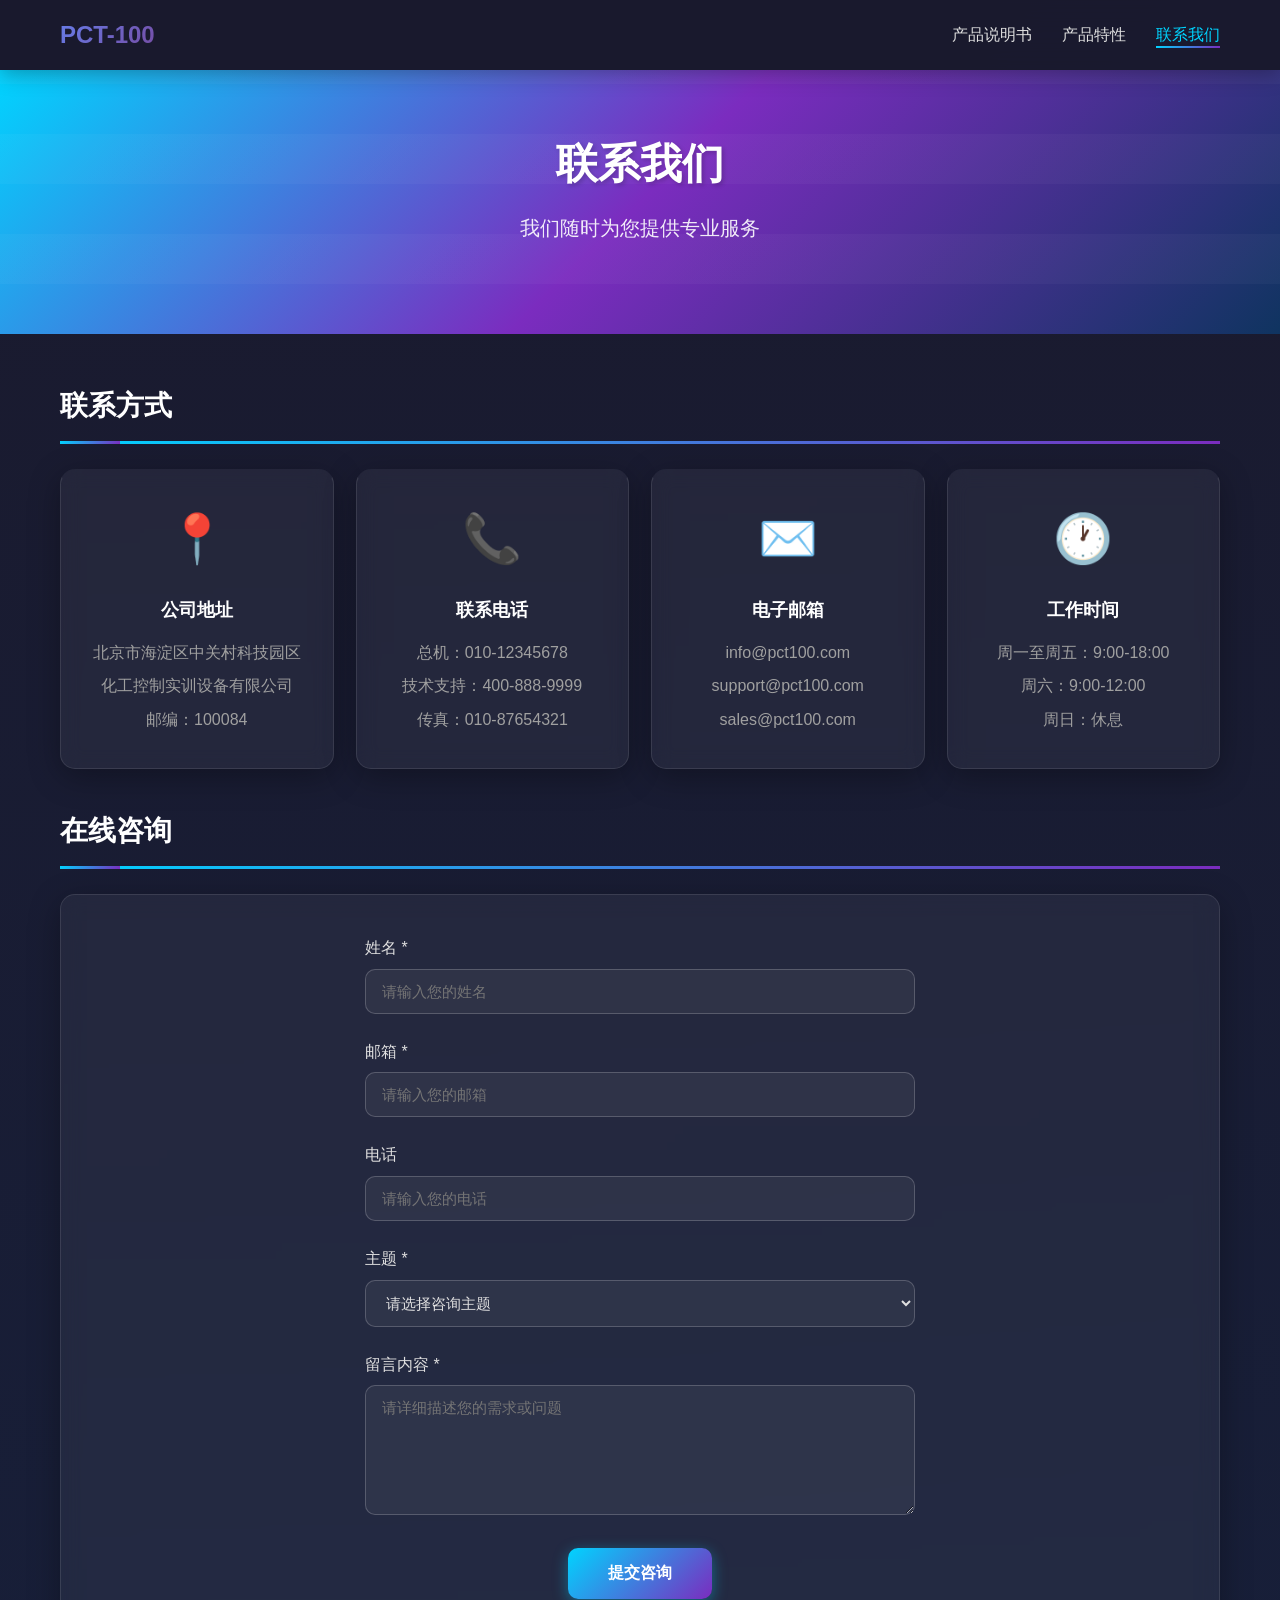
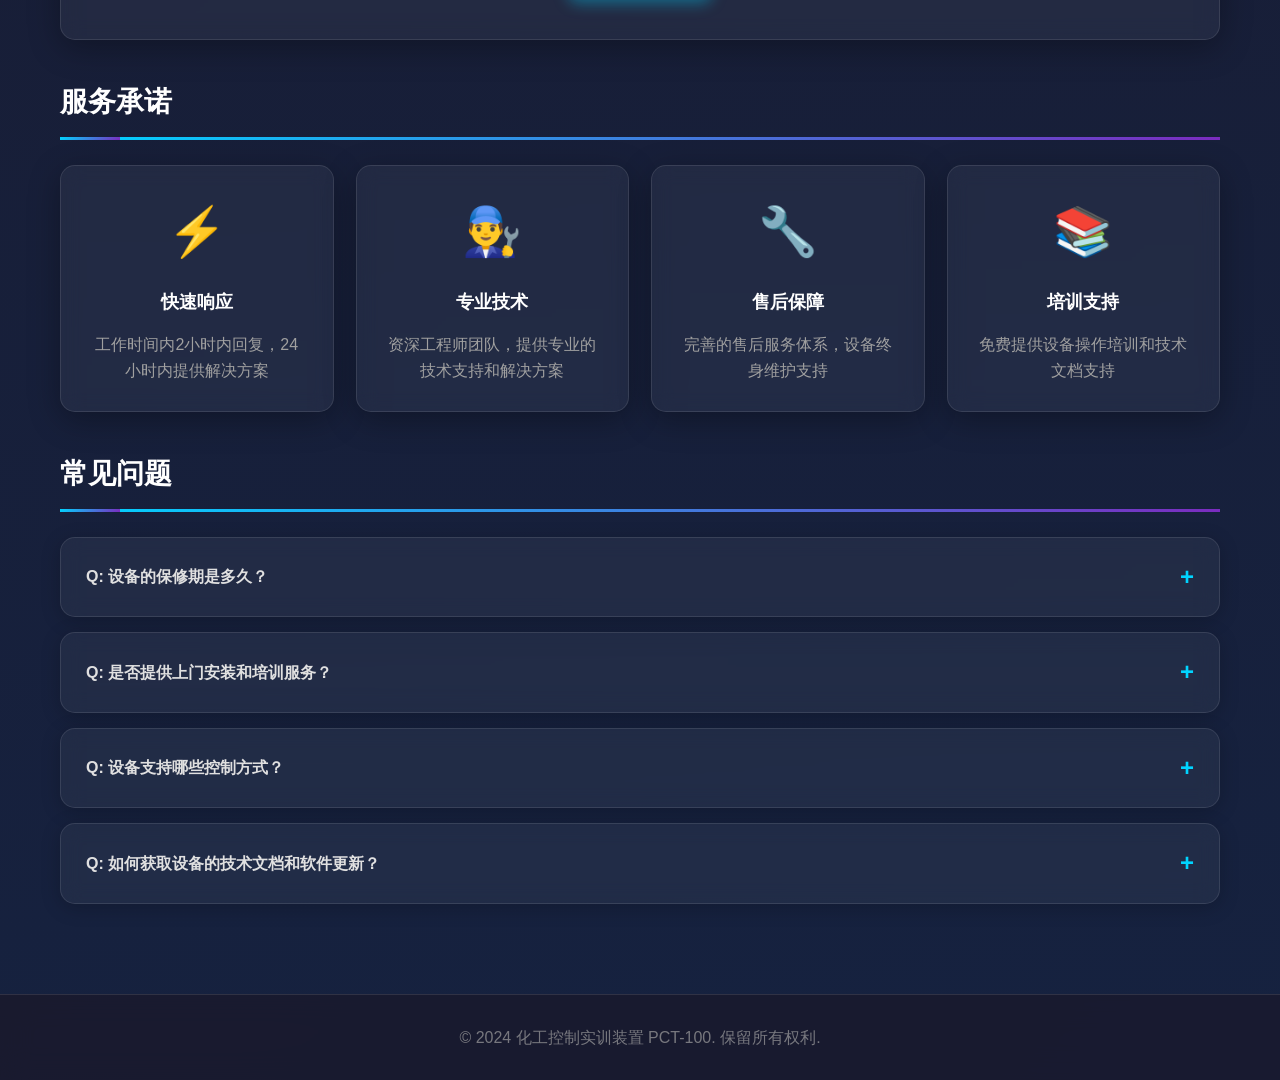
<file: contact.html>
<!DOCTYPE html>
<html lang="zh-CN">
<head>
    <meta charset="UTF-8">
    <meta name="viewport" content="width=device-width, initial-scale=1.0">
    <title>联系我们 - 化工控制实训装置</title>
    <link rel="stylesheet" href="styles.css">
</head>
<body>
    <nav class="navbar">
        <div class="nav-container">
            <div class="nav-logo">PCT-100</div>
            <ul class="nav-menu">
                <li><a href="index.html" class="nav-link">产品说明书</a></li>
                <li><a href="features.html" class="nav-link">产品特性</a></li>
                <li><a href="contact.html" class="nav-link active">联系我们</a></li>
            </ul>
        </div>
    </nav>

    <main class="main-content">
        <section class="hero-section">
            <div class="container">
                <h1 class="page-title">联系我们</h1>
                <p class="page-subtitle">我们随时为您提供专业服务</p>
            </div>
        </section>

        <section class="content-section">
            <div class="container">
                <h2 class="section-title">联系方式</h2>
                
                <div class="contact-grid">
                    <div class="contact-info-card">
                        <div class="contact-icon">📍</div>
                        <h3>公司地址</h3>
                        <p>北京市海淀区中关村科技园区</p>
                        <p>化工控制实训设备有限公司</p>
                        <p>邮编：100084</p>
                    </div>

                    <div class="contact-info-card">
                        <div class="contact-icon">📞</div>
                        <h3>联系电话</h3>
                        <p>总机：010-12345678</p>
                        <p>技术支持：400-888-9999</p>
                        <p>传真：010-87654321</p>
                    </div>

                    <div class="contact-info-card">
                        <div class="contact-icon">✉️</div>
                        <h3>电子邮箱</h3>
                        <p>info@pct100.com</p>
                        <p>support@pct100.com</p>
                        <p>sales@pct100.com</p>
                    </div>

                    <div class="contact-info-card">
                        <div class="contact-icon">🕐</div>
                        <h3>工作时间</h3>
                        <p>周一至周五：9:00-18:00</p>
                        <p>周六：9:00-12:00</p>
                        <p>周日：休息</p>
                    </div>
                </div>

                <h2 class="section-title">在线咨询</h2>
                <div class="contact-form-section">
                    <form class="contact-form" id="contactForm">
                        <div class="form-group">
                            <label for="name">姓名 *</label>
                            <input type="text" id="name" name="name" required placeholder="请输入您的姓名">
                        </div>

                        <div class="form-group">
                            <label for="email">邮箱 *</label>
                            <input type="email" id="email" name="email" required placeholder="请输入您的邮箱">
                        </div>

                        <div class="form-group">
                            <label for="phone">电话</label>
                            <input type="tel" id="phone" name="phone" placeholder="请输入您的电话">
                        </div>

                        <div class="form-group">
                            <label for="subject">主题 *</label>
                            <select id="subject" name="subject" required>
                                <option value="">请选择咨询主题</option>
                                <option value="product">产品咨询</option>
                                <option value="technical">技术支持</option>
                                <option value="price">价格咨询</option>
                                <option value="cooperation">合作洽谈</option>
                                <option value="other">其他问题</option>
                            </select>
                        </div>

                        <div class="form-group">
                            <label for="message">留言内容 *</label>
                            <textarea id="message" name="message" rows="6" required placeholder="请详细描述您的需求或问题"></textarea>
                        </div>

                        <div class="form-submit">
                            <button type="submit" class="submit-btn">提交咨询</button>
                        </div>
                    </form>
                </div>

                <h2 class="section-title">服务承诺</h2>
                <div class="service-promises">
                    <div class="promise-item">
                        <div class="promise-icon">⚡</div>
                        <h3>快速响应</h3>
                        <p>工作时间内2小时内回复，24小时内提供解决方案</p>
                    </div>

                    <div class="promise-item">
                        <div class="promise-icon">👨‍🔧</div>
                        <h3>专业技术</h3>
                        <p>资深工程师团队，提供专业的技术支持和解决方案</p>
                    </div>

                    <div class="promise-item">
                        <div class="promise-icon">🔧</div>
                        <h3>售后保障</h3>
                        <p>完善的售后服务体系，设备终身维护支持</p>
                    </div>

                    <div class="promise-item">
                        <div class="promise-icon">📚</div>
                        <h3>培训支持</h3>
                        <p>免费提供设备操作培训和技术文档支持</p>
                    </div>
                </div>

                <h2 class="section-title">常见问题</h2>
                <div class="faq-section">
                    <div class="faq-item">
                        <div class="faq-question">
                            <h3>Q: 设备的保修期是多久？</h3>
                            <span class="faq-toggle">+</span>
                        </div>
                        <div class="faq-answer">
                            <p>A: 我们提供2年的免费保修服务，保修期内免费更换故障部件。保修期外，我们提供终身维护服务，仅收取成本费用。</p>
                        </div>
                    </div>

                    <div class="faq-item">
                        <div class="faq-question">
                            <h3>Q: 是否提供上门安装和培训服务？</h3>
                            <span class="faq-toggle">+</span>
                        </div>
                        <div class="faq-answer">
                            <p>A: 是的，我们提供免费的上门安装调试服务，并对使用人员进行全面的操作培训，确保用户能够熟练使用设备。</p>
                        </div>
                    </div>

                    <div class="faq-item">
                        <div class="faq-question">
                            <h3>Q: 设备支持哪些控制方式？</h3>
                            <span class="faq-toggle">+</span>
                        </div>
                        <div class="faq-answer">
                            <p>A: 设备支持手动控制、自动控制、远程控制等多种方式，并支持PID控制、模糊控制等多种控制算法。</p>
                        </div>
                    </div>

                    <div class="faq-item">
                        <div class="faq-question">
                            <h3>Q: 如何获取设备的技术文档和软件更新？</h3>
                            <span class="faq-toggle">+</span>
                        </div>
                        <div class="faq-answer">
                            <p>A: 我们会定期在官网发布技术文档和软件更新，您也可以联系我们的技术支持团队获取最新版本的文档和软件。</p>
                        </div>
                    </div>
                </div>
            </div>
        </section>
    </main>

    <footer class="footer">
        <div class="container">
            <p>&copy; 2024 化工控制实训装置 PCT-100. 保留所有权利.</p>
        </div>
    </footer>

    <script>
        document.getElementById('contactForm').addEventListener('submit', function(e) {
            e.preventDefault();
            alert('感谢您的咨询！我们会尽快与您联系。');
            this.reset();
        });

        document.querySelectorAll('.faq-question').forEach(question => {
            question.addEventListener('click', function() {
                const answer = this.nextElementSibling;
                const toggle = this.querySelector('.faq-toggle');
                
                if (answer.style.display === 'block') {
                    answer.style.display = 'none';
                    toggle.textContent = '+';
                } else {
                    answer.style.display = 'block';
                    toggle.textContent = '-';
                }
            });
        });
    </script>
</body>
</html>
</file>
<file: styles.css>
* {
    margin: 0;
    padding: 0;
    box-sizing: border-box;
}

body {
    font-family: 'Segoe UI', Tahoma, Geneva, Verdana, sans-serif;
    line-height: 1.6;
    color: #333;
    background: linear-gradient(135deg, #1a1a2e 0%, #16213e 50%, #0f3460 100%);
    min-height: 100vh;
}

.container {
    max-width: 1200px;
    margin: 0 auto;
    padding: 0 20px;
}

.navbar {
    background: rgba(26, 26, 46, 0.95);
    backdrop-filter: blur(15px);
    box-shadow: 0 4px 20px rgba(0, 0, 0, 0.3);
    position: sticky;
    top: 0;
    z-index: 1000;
}

.nav-container {
    max-width: 1200px;
    margin: 0 auto;
    padding: 0 20px;
    display: flex;
    justify-content: space-between;
    align-items: center;
    height: 70px;
}

.nav-logo {
    font-size: 24px;
    font-weight: bold;
    background: linear-gradient(135deg, #667eea 0%, #764ba2 100%);
    -webkit-background-clip: text;
    -webkit-text-fill-color: transparent;
    background-clip: text;
}

.nav-menu {
    display: flex;
    list-style: none;
    gap: 30px;
}

.nav-link {
    text-decoration: none;
    color: #e0e0e0;
    font-weight: 500;
    transition: all 0.3s ease;
    position: relative;
}

.nav-link:hover {
    color: #00d4ff;
}

.nav-link.active {
    color: #00d4ff;
}

.nav-link::after {
    content: '';
    position: absolute;
    bottom: -5px;
    left: 0;
    width: 0;
    height: 2px;
    background: linear-gradient(135deg, #00d4ff 0%, #7b2cbf 100%);
    transition: width 0.3s ease;
}

.nav-link:hover::after,
.nav-link.active::after {
    width: 100%;
}

.main-content {
    background: linear-gradient(180deg, rgba(26, 26, 46, 0.98) 0%, rgba(22, 33, 62, 0.96) 100%);
    min-height: calc(100vh - 70px);
    color: #e0e0e0;
}

.hero-section {
    background: linear-gradient(135deg, #00d4ff 0%, #7b2cbf 50%, #0f3460 100%);
    color: white;
    padding: 60px 0;
    text-align: center;
    position: relative;
    overflow: hidden;
}

.hero-section::before {
    content: '';
    position: absolute;
    top: 0;
    left: -50%;
    width: 200%;
    height: 100%;
    background: repeating-linear-gradient(
        0deg,
        transparent,
        transparent 50px,
        rgba(255, 255, 255, 0.03) 50px,
        rgba(255, 255, 255, 0.03) 100px
    );
}

.page-title {
    font-size: 42px;
    font-weight: bold;
    margin-bottom: 15px;
    text-shadow: 2px 2px 4px rgba(0, 0, 0, 0.2);
}

.page-subtitle {
    font-size: 20px;
    margin-bottom: 30px;
    opacity: 0.9;
}

.hero-image img {
    max-width: 100%;
    height: auto;
    border-radius: 10px;
    box-shadow: 0 10px 30px rgba(0, 0, 0, 0.3);
}

.content-section {
    padding: 50px 0;
}

.section-title {
    font-size: 28px;
    color: #fff;
    margin-bottom: 25px;
    padding-bottom: 12px;
    border-bottom: 3px solid transparent;
    border-image: linear-gradient(90deg, #00d4ff, #7b2cbf) 1;
    position: relative;
}

.section-title::after {
    content: '';
    position: absolute;
    bottom: -3px;
    left: 0;
    width: 60px;
    height: 3px;
    background: linear-gradient(135deg, #00d4ff 0%, #7b2cbf 100%);
}

.content-block {
    background: rgba(255, 255, 255, 0.05);
    backdrop-filter: blur(10px);
    border: 1px solid rgba(255, 255, 255, 0.1);
    padding: 30px;
    border-radius: 15px;
    margin-bottom: 35px;
    box-shadow: 0 8px 32px rgba(0, 0, 0, 0.3);
}

.content-block p {
    margin-bottom: 15px;
    line-height: 1.8;
    color: #c0c0c0;
}

.specs-grid {
    display: grid;
    grid-template-columns: repeat(auto-fit, minmax(230px, 1fr));
    gap: 20px;
    margin-bottom: 35px;
}

.spec-item {
    background: linear-gradient(135deg, rgba(0, 212, 255, 0.15) 0%, rgba(123, 44, 191, 0.15) 100%);
    backdrop-filter: blur(10px);
    border: 1px solid rgba(0, 212, 255, 0.3);
    color: #e0e0e0;
    padding: 25px;
    border-radius: 15px;
    text-align: center;
    box-shadow: 0 8px 32px rgba(0, 212, 255, 0.15);
    transition: all 0.3s ease;
    position: relative;
    overflow: hidden;
}

.spec-item::before {
    content: '';
    position: absolute;
    top: 0;
    left: 0;
    right: 0;
    height: 3px;
    background: linear-gradient(90deg, #00d4ff, #7b2cbf);
}

.spec-item:hover {
    transform: translateY(-8px);
    box-shadow: 0 12px 40px rgba(0, 212, 255, 0.25);
    border-color: rgba(0, 212, 255, 0.5);
}

.spec-item h3 {
    font-size: 19px;
    margin-bottom: 15px;
    color: #00d4ff;
}

.spec-item p {
    margin: 8px 0;
    opacity: 0.9;
    color: #c0c0c0;
}

.components-list {
    display: grid;
    gap: 20px;
    margin-bottom: 35px;
}

.component-item {
    display: flex;
    align-items: center;
    background: rgba(255, 255, 255, 0.05);
    backdrop-filter: blur(10px);
    border: 1px solid rgba(255, 255, 255, 0.1);
    padding: 25px;
    border-radius: 15px;
    transition: all 0.3s ease;
    border-left: 4px solid transparent;
    background: linear-gradient(90deg, rgba(0, 212, 255, 0.08) 0%, transparent 100%);
}

.component-item:hover {
    background: rgba(0, 212, 255, 0.1);
    transform: translateX(8px);
    border-left-color: #00d4ff;
    box-shadow: 0 8px 32px rgba(0, 212, 255, 0.15);
}

.component-icon {
    font-size: 38px;
    margin-right: 20px;
    width: 60px;
    height: 60px;
    display: flex;
    align-items: center;
    justify-content: center;
    background: linear-gradient(135deg, #00d4ff 0%, #7b2cbf 100%);
    border-radius: 50%;
    color: white;
    box-shadow: 0 4px 15px rgba(0, 212, 255, 0.4);
}

.component-info h3 {
    font-size: 18px;
    margin-bottom: 8px;
    color: #fff;
}

.component-info p {
    color: #a0a0a0;
    line-height: 1.6;
}

.instructions {
    margin-bottom: 35px;
}

.instruction-step {
    display: flex;
    align-items: flex-start;
    margin-bottom: 22px;
    background: rgba(255, 255, 255, 0.05);
    backdrop-filter: blur(10px);
    border: 1px solid rgba(255, 255, 255, 0.1);
    padding: 25px;
    border-radius: 15px;
    transition: all 0.3s ease;
}

.instruction-step:hover {
    background: rgba(0, 212, 255, 0.08);
    box-shadow: 0 8px 32px rgba(0, 212, 255, 0.1);
}

.step-number {
    font-size: 24px;
    font-weight: bold;
    width: 50px;
    height: 50px;
    display: flex;
    align-items: center;
    justify-content: center;
    background: linear-gradient(135deg, #00d4ff 0%, #7b2cbf 100%);
    color: white;
    border-radius: 50%;
    margin-right: 20px;
    flex-shrink: 0;
    box-shadow: 0 4px 15px rgba(0, 212, 255, 0.4);
}

.step-content h3 {
    font-size: 18px;
    margin-bottom: 10px;
    color: #fff;
}

.step-content p {
    color: #a0a0a0;
    line-height: 1.6;
}

.safety-section {
    margin-bottom: 35px;
}

.safety-warning {
    background: rgba(255, 193, 7, 0.15);
    border: 2px solid rgba(255, 193, 7, 0.4);
    border-radius: 15px;
    padding: 30px;
    backdrop-filter: blur(10px);
}

.safety-warning h3 {
    font-size: 19px;
    color: #ffc107;
    margin-bottom: 18px;
}

.safety-warning ul {
    list-style: none;
    padding-left: 0;
}

.safety-warning li {
    padding: 10px 0;
    padding-left: 30px;
    position: relative;
    color: #d4a574;
    line-height: 1.6;
}

.safety-warning li::before {
    content: '⚠️';
    position: absolute;
    left: 0;
    top: 10px;
}

.footer {
    background: rgba(26, 26, 46, 0.95);
    backdrop-filter: blur(15px);
    color: #a0a0a0;
    text-align: center;
    padding: 30px 0;
    margin-top: auto;
    border-top: 1px solid rgba(255, 255, 255, 0.1);
}

.footer p {
    opacity: 0.7;
}

.features-grid {
    display: grid;
    grid-template-columns: repeat(auto-fit, minmax(280px, 1fr));
    gap: 22px;
    margin-bottom: 40px;
}

.feature-card {
    background: rgba(255, 255, 255, 0.05);
    backdrop-filter: blur(10px);
    border: 1px solid rgba(255, 255, 255, 0.1);
    padding: 28px;
    border-radius: 15px;
    box-shadow: 0 8px 32px rgba(0, 0, 0, 0.3);
    transition: all 0.3s ease;
    border-top: 4px solid transparent;
    background: linear-gradient(180deg, rgba(0, 212, 255, 0.08) 0%, transparent 100%);
}

.feature-card:hover {
    transform: translateY(-10px);
    box-shadow: 0 12px 40px rgba(0, 212, 255, 0.2);
    border-top-color: #00d4ff;
}

.feature-icon {
    font-size: 48px;
    margin-bottom: 18px;
}

.feature-card h3 {
    font-size: 19px;
    margin-bottom: 15px;
    color: #fff;
}

.feature-card p {
    color: #a0a0a0;
    line-height: 1.7;
}

.advantages-section {
    margin-bottom: 40px;
}

.advantage-item {
    display: flex;
    align-items: center;
    background: rgba(255, 255, 255, 0.05);
    backdrop-filter: blur(10px);
    border: 1px solid rgba(255, 255, 255, 0.1);
    padding: 25px;
    border-radius: 15px;
    margin-bottom: 20px;
    transition: all 0.3s ease;
}

.advantage-item:hover {
    background: rgba(0, 212, 255, 0.08);
    transform: translateX(10px);
    box-shadow: 0 8px 32px rgba(0, 212, 255, 0.1);
}

.advantage-number {
    font-size: 30px;
    font-weight: bold;
    width: 65px;
    height: 65px;
    display: flex;
    align-items: center;
    justify-content: center;
    background: linear-gradient(135deg, #00d4ff 0%, #7b2cbf 100%);
    color: white;
    border-radius: 50%;
    margin-right: 22px;
    flex-shrink: 0;
    box-shadow: 0 4px 15px rgba(0, 212, 255, 0.4);
}

.advantage-content h3 {
    font-size: 18px;
    margin-bottom: 10px;
    color: #fff;
}

.advantage-content p {
    color: #a0a0a0;
    line-height: 1.6;
}

.applications-grid {
    display: grid;
    grid-template-columns: repeat(auto-fit, minmax(260px, 1fr));
    gap: 22px;
    margin-bottom: 40px;
}

.application-card {
    background: rgba(255, 255, 255, 0.05);
    backdrop-filter: blur(10px);
    border: 1px solid rgba(255, 255, 255, 0.1);
    border-radius: 15px;
    overflow: hidden;
    box-shadow: 0 8px 32px rgba(0, 0, 0, 0.3);
    transition: all 0.3s ease;
}

.application-card:hover {
    transform: translateY(-10px);
    box-shadow: 0 12px 40px rgba(0, 212, 255, 0.2);
}

.application-image {
    background: linear-gradient(135deg, #00d4ff 0%, #7b2cbf 100%);
    padding: 40px;
    text-align: center;
}

.application-image img {
    max-width: 100%;
    height: 180px;
    object-fit: cover;
    border-radius: 10px;
}

.application-card h3 {
    font-size: 18px;
    padding: 20px 20px 10px;
    color: #fff;
}

.application-card p {
    padding: 0 20px 20px;
    color: #a0a0a0;
    line-height: 1.6;
}

.performance-table {
    margin-bottom: 40px;
    overflow-x: auto;
}

.performance-table table {
    width: 100%;
    border-collapse: collapse;
    background: rgba(255, 255, 255, 0.05);
    backdrop-filter: blur(10px);
    border: 1px solid rgba(255, 255, 255, 0.1);
    border-radius: 15px;
    overflow: hidden;
    box-shadow: 0 8px 32px rgba(0, 0, 0, 0.3);
}

.performance-table th,
.performance-table td {
    padding: 15px 20px;
    text-align: left;
    border-bottom: 1px solid rgba(255, 255, 255, 0.1);
}

.performance-table th {
    background: linear-gradient(135deg, #00d4ff 0%, #7b2cbf 100%);
    color: white;
    font-weight: 600;
}

.performance-table tr:hover {
    background: rgba(0, 212, 255, 0.1);
}

.performance-table tr:last-child td {
    border-bottom: none;
}

.performance-table td {
    color: #c0c0c0;
}

.contact-grid {
    display: grid;
    grid-template-columns: repeat(auto-fit, minmax(230px, 1fr));
    gap: 22px;
    margin-bottom: 40px;
}

.contact-info-card {
    background: rgba(255, 255, 255, 0.05);
    backdrop-filter: blur(10px);
    border: 1px solid rgba(255, 255, 255, 0.1);
    padding: 28px;
    border-radius: 15px;
    text-align: center;
    box-shadow: 0 8px 32px rgba(0, 0, 0, 0.3);
    transition: all 0.3s ease;
    border-top: 4px solid transparent;
}

.contact-info-card:hover {
    transform: translateY(-8px);
    box-shadow: 0 12px 40px rgba(0, 212, 255, 0.2);
    border-top-color: #00d4ff;
}

.contact-icon {
    font-size: 48px;
    margin-bottom: 18px;
}

.contact-info-card h3 {
    font-size: 18px;
    margin-bottom: 15px;
    color: #fff;
}

.contact-info-card p {
    color: #a0a0a0;
    margin: 8px 0;
    line-height: 1.6;
}

.contact-form-section {
    background: rgba(255, 255, 255, 0.05);
    backdrop-filter: blur(10px);
    border: 1px solid rgba(255, 255, 255, 0.1);
    padding: 40px;
    border-radius: 15px;
    box-shadow: 0 8px 32px rgba(0, 0, 0, 0.3);
    margin-bottom: 40px;
}

.contact-form {
    max-width: 550px;
    margin: 0 auto;
}

.form-group {
    margin-bottom: 25px;
}

.form-group label {
    display: block;
    margin-bottom: 8px;
    font-weight: 500;
    color: #e0e0e0;
}

.form-group input,
.form-group select,
.form-group textarea {
    width: 100%;
    padding: 13px 16px;
    border: 1px solid rgba(255, 255, 255, 0.2);
    border-radius: 10px;
    font-size: 15px;
    font-family: inherit;
    background: rgba(255, 255, 255, 0.05);
    color: #e0e0e0;
    transition: all 0.3s ease;
}

.form-group input:focus,
.form-group select:focus,
.form-group textarea:focus {
    outline: none;
    border-color: #00d4ff;
    box-shadow: 0 0 0 3px rgba(0, 212, 255, 0.2);
}

.form-group textarea {
    resize: vertical;
    min-height: 120px;
}

.form-submit {
    text-align: center;
}

.submit-btn {
    background: linear-gradient(135deg, #00d4ff 0%, #7b2cbf 100%);
    color: white;
    border: none;
    padding: 15px 40px;
    font-size: 16px;
    font-weight: 600;
    border-radius: 10px;
    cursor: pointer;
    transition: all 0.3s ease;
    box-shadow: 0 4px 15px rgba(0, 212, 255, 0.4);
}

.submit-btn:hover {
    transform: translateY(-3px);
    box-shadow: 0 8px 25px rgba(0, 212, 255, 0.5);
}

.service-promises {
    display: grid;
    grid-template-columns: repeat(auto-fit, minmax(230px, 1fr));
    gap: 22px;
    margin-bottom: 40px;
}

.promise-item {
    background: rgba(255, 255, 255, 0.05);
    backdrop-filter: blur(10px);
    border: 1px solid rgba(255, 255, 255, 0.1);
    padding: 28px;
    border-radius: 15px;
    text-align: center;
    box-shadow: 0 8px 32px rgba(0, 0, 0, 0.3);
    transition: all 0.3s ease;
}

.promise-item:hover {
    transform: translateY(-8px);
    box-shadow: 0 12px 40px rgba(0, 212, 255, 0.2);
}

.promise-icon {
    font-size: 48px;
    margin-bottom: 18px;
}

.promise-item h3 {
    font-size: 18px;
    margin-bottom: 15px;
    color: #fff;
}

.promise-item p {
    color: #a0a0a0;
    line-height: 1.6;
}

.faq-section {
    margin-bottom: 40px;
}

.faq-item {
    background: rgba(255, 255, 255, 0.05);
    backdrop-filter: blur(10px);
    border: 1px solid rgba(255, 255, 255, 0.1);
    border-radius: 15px;
    margin-bottom: 15px;
    box-shadow: 0 4px 20px rgba(0, 0, 0, 0.2);
    overflow: hidden;
}

.faq-question {
    display: flex;
    justify-content: space-between;
    align-items: center;
    padding: 20px 25px;
    cursor: pointer;
    transition: all 0.3s ease;
}

.faq-question:hover {
    background: rgba(0, 212, 255, 0.08);
}

.faq-question h3 {
    font-size: 16px;
    color: #e0e0e0;
    margin: 0;
    flex: 1;
}

.faq-toggle {
    font-size: 24px;
    color: #00d4ff;
    font-weight: bold;
    margin-left: 20px;
    transition: transform 0.3s ease;
}

.faq-answer {
    display: none;
    padding: 0 25px 25px;
    border-top: 1px solid rgba(255, 255, 255, 0.1);
}

.faq-answer p {
    color: #a0a0a0;
    line-height: 1.8;
    padding-top: 20px;
}

@media (max-width: 768px) {
    .nav-container {
        flex-direction: column;
        height: auto;
        padding: 15px 20px;
    }

    .nav-menu {
        margin-top: 15px;
        gap: 15px;
        flex-wrap: wrap;
        justify-content: center;
    }

    .page-title {
        font-size: 28px;
    }

    .page-subtitle {
        font-size: 16px;
    }

    .hero-section {
        padding: 40px 0;
    }

    .specs-grid {
        grid-template-columns: 1fr;
    }

    .features-grid {
        grid-template-columns: 1fr;
    }

    .applications-grid {
        grid-template-columns: 1fr;
    }

    .contact-grid {
        grid-template-columns: 1fr;
    }

    .service-promises {
        grid-template-columns: 1fr;
    }

    .component-item {
        flex-direction: column;
        text-align: center;
    }

    .component-icon {
        margin-right: 0;
        margin-bottom: 15px;
    }

    .instruction-step {
        flex-direction: column;
        text-align: center;
    }

    .step-number {
        margin-right: 0;
        margin-bottom: 15px;
    }

    .advantage-item {
        flex-direction: column;
        text-align: center;
    }

    .advantage-number {
        margin-right: 0;
        margin-bottom: 15px;
    }

    .contact-form-section {
        padding: 25px;
    }

    .faq-question h3 {
        font-size: 15px;
    }
}
</file>
